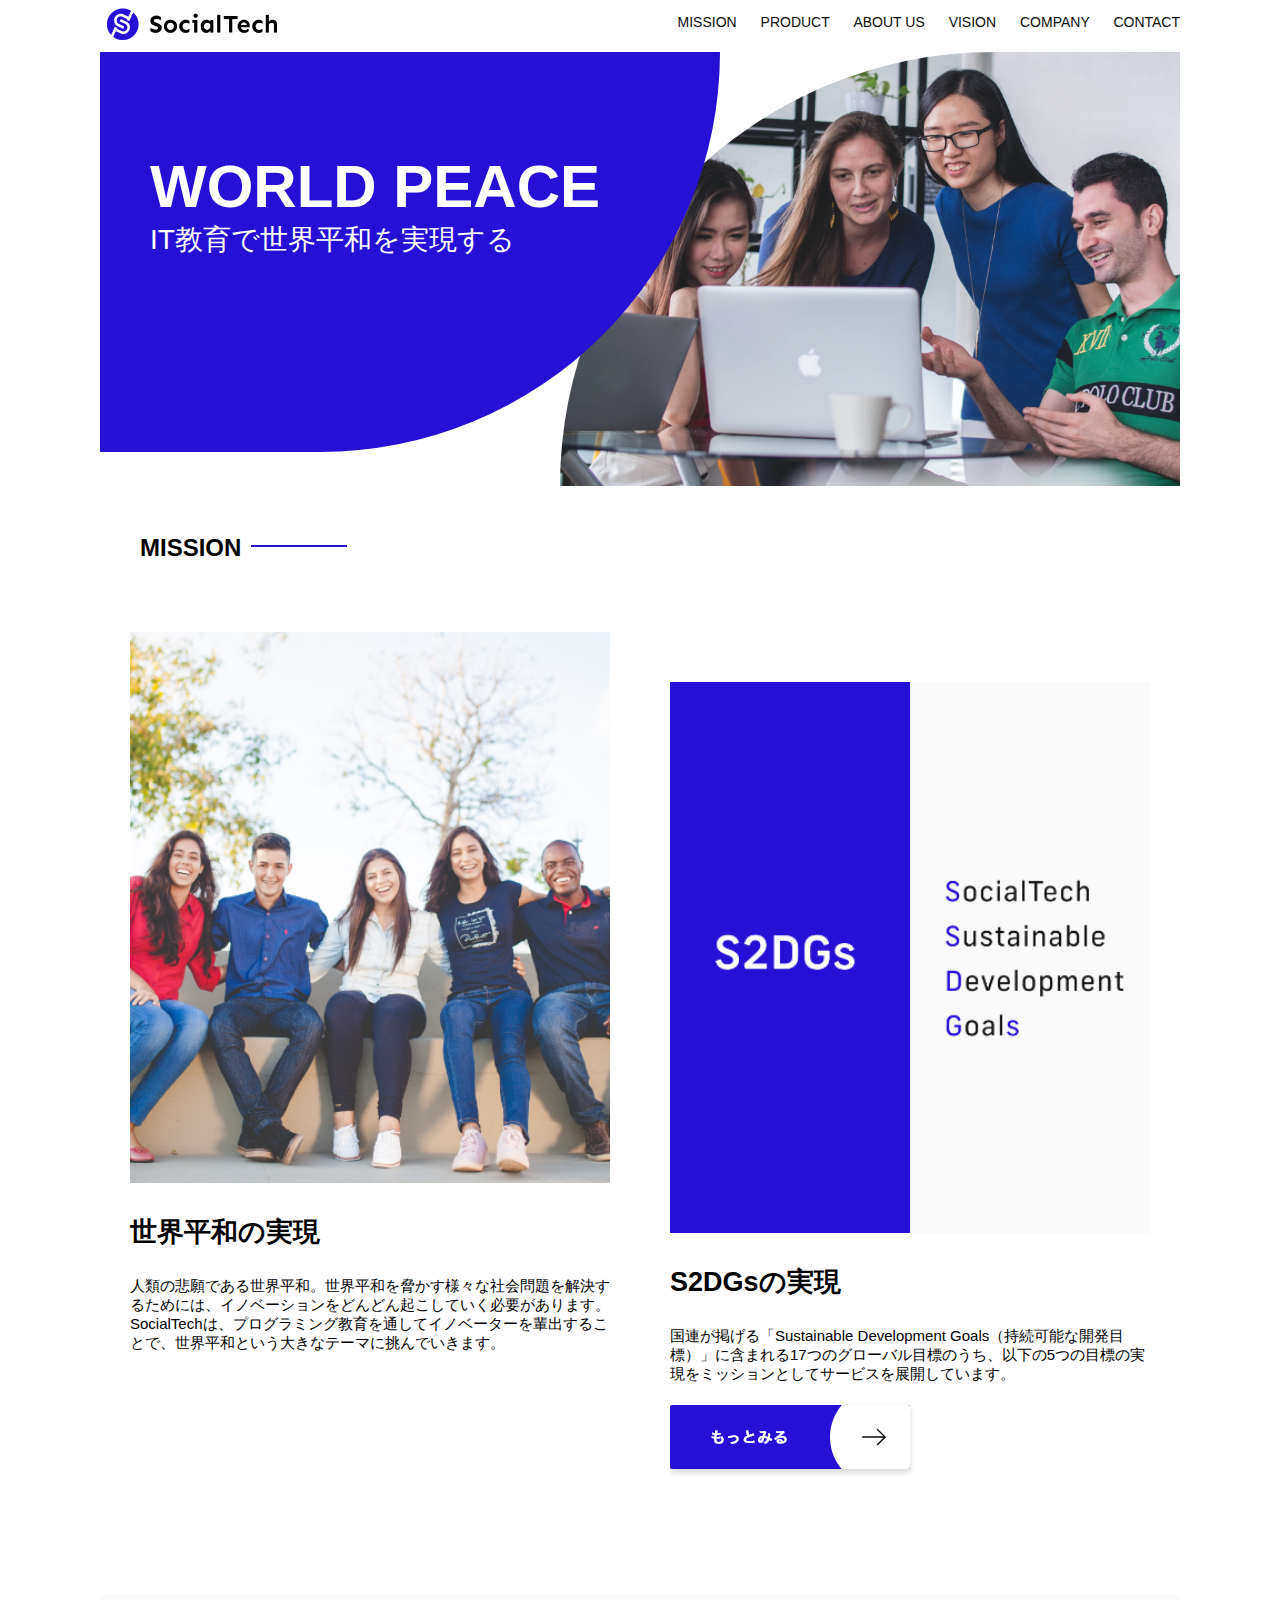
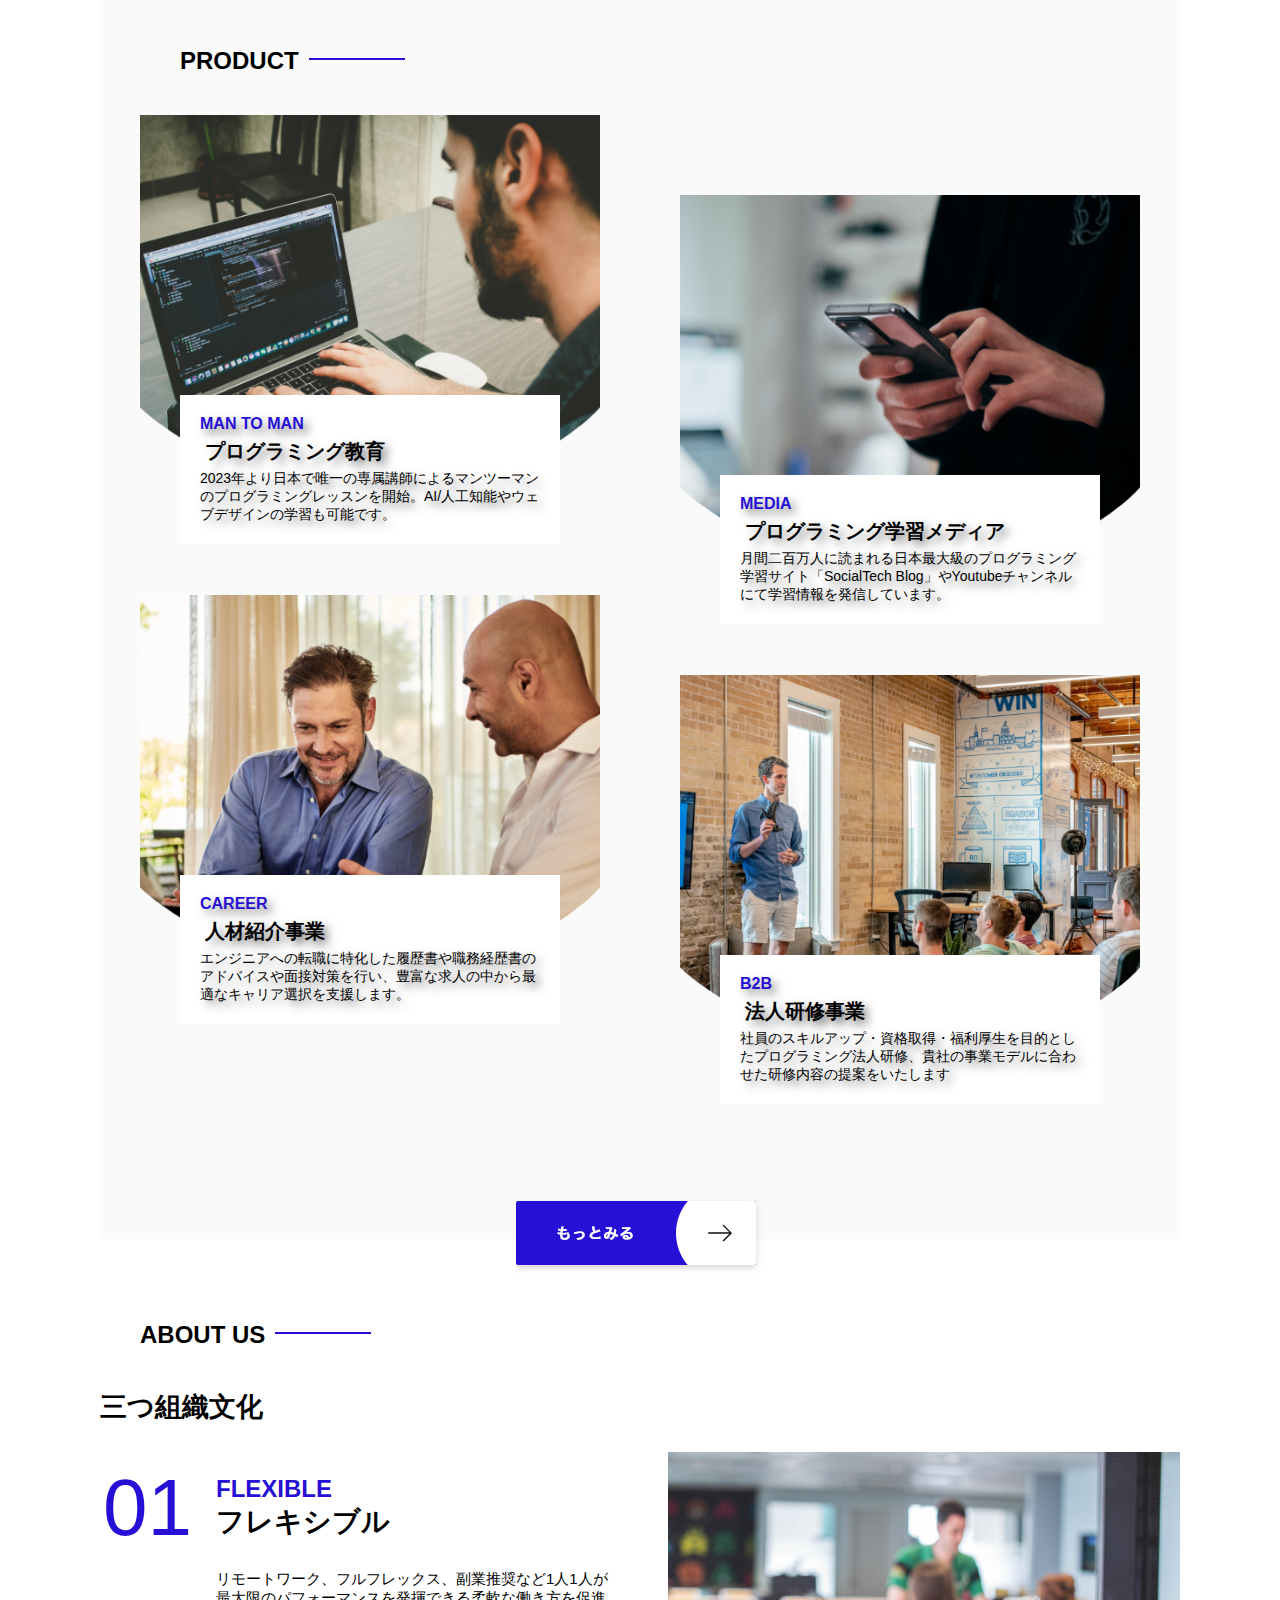
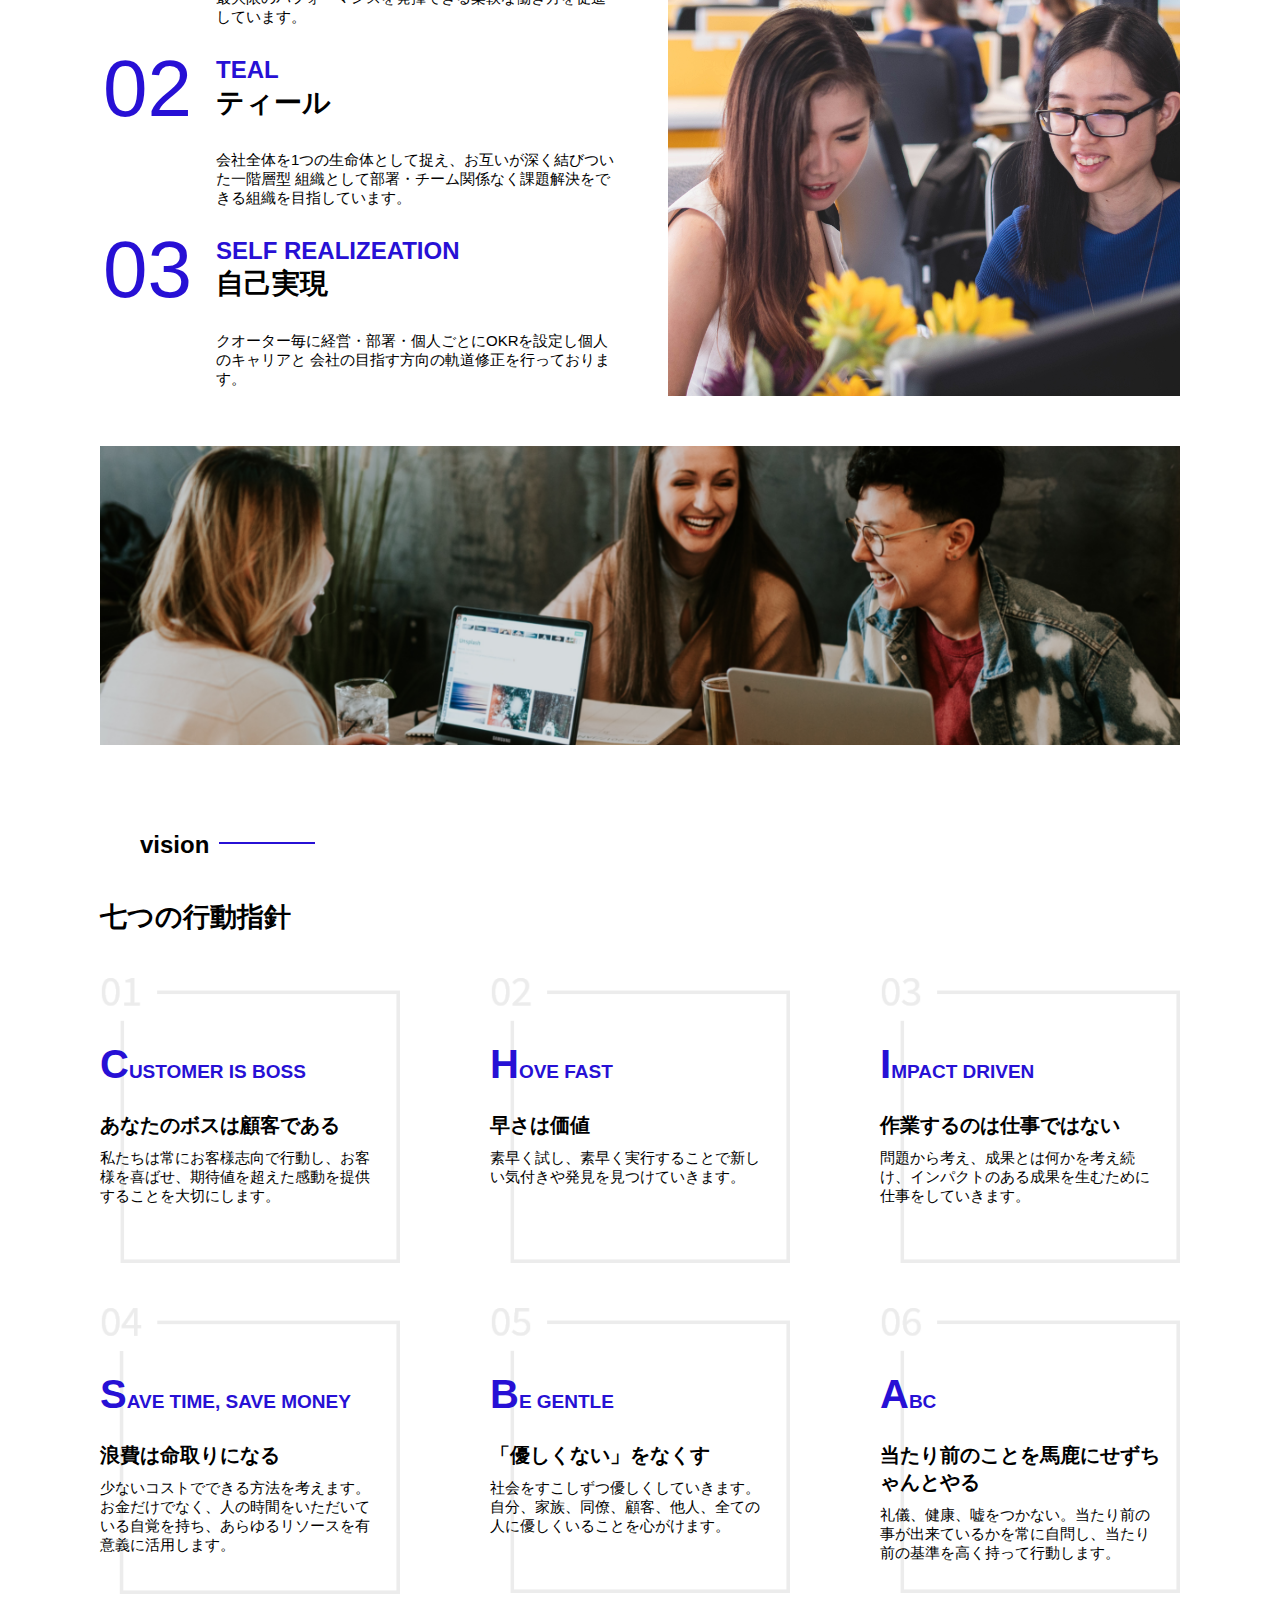
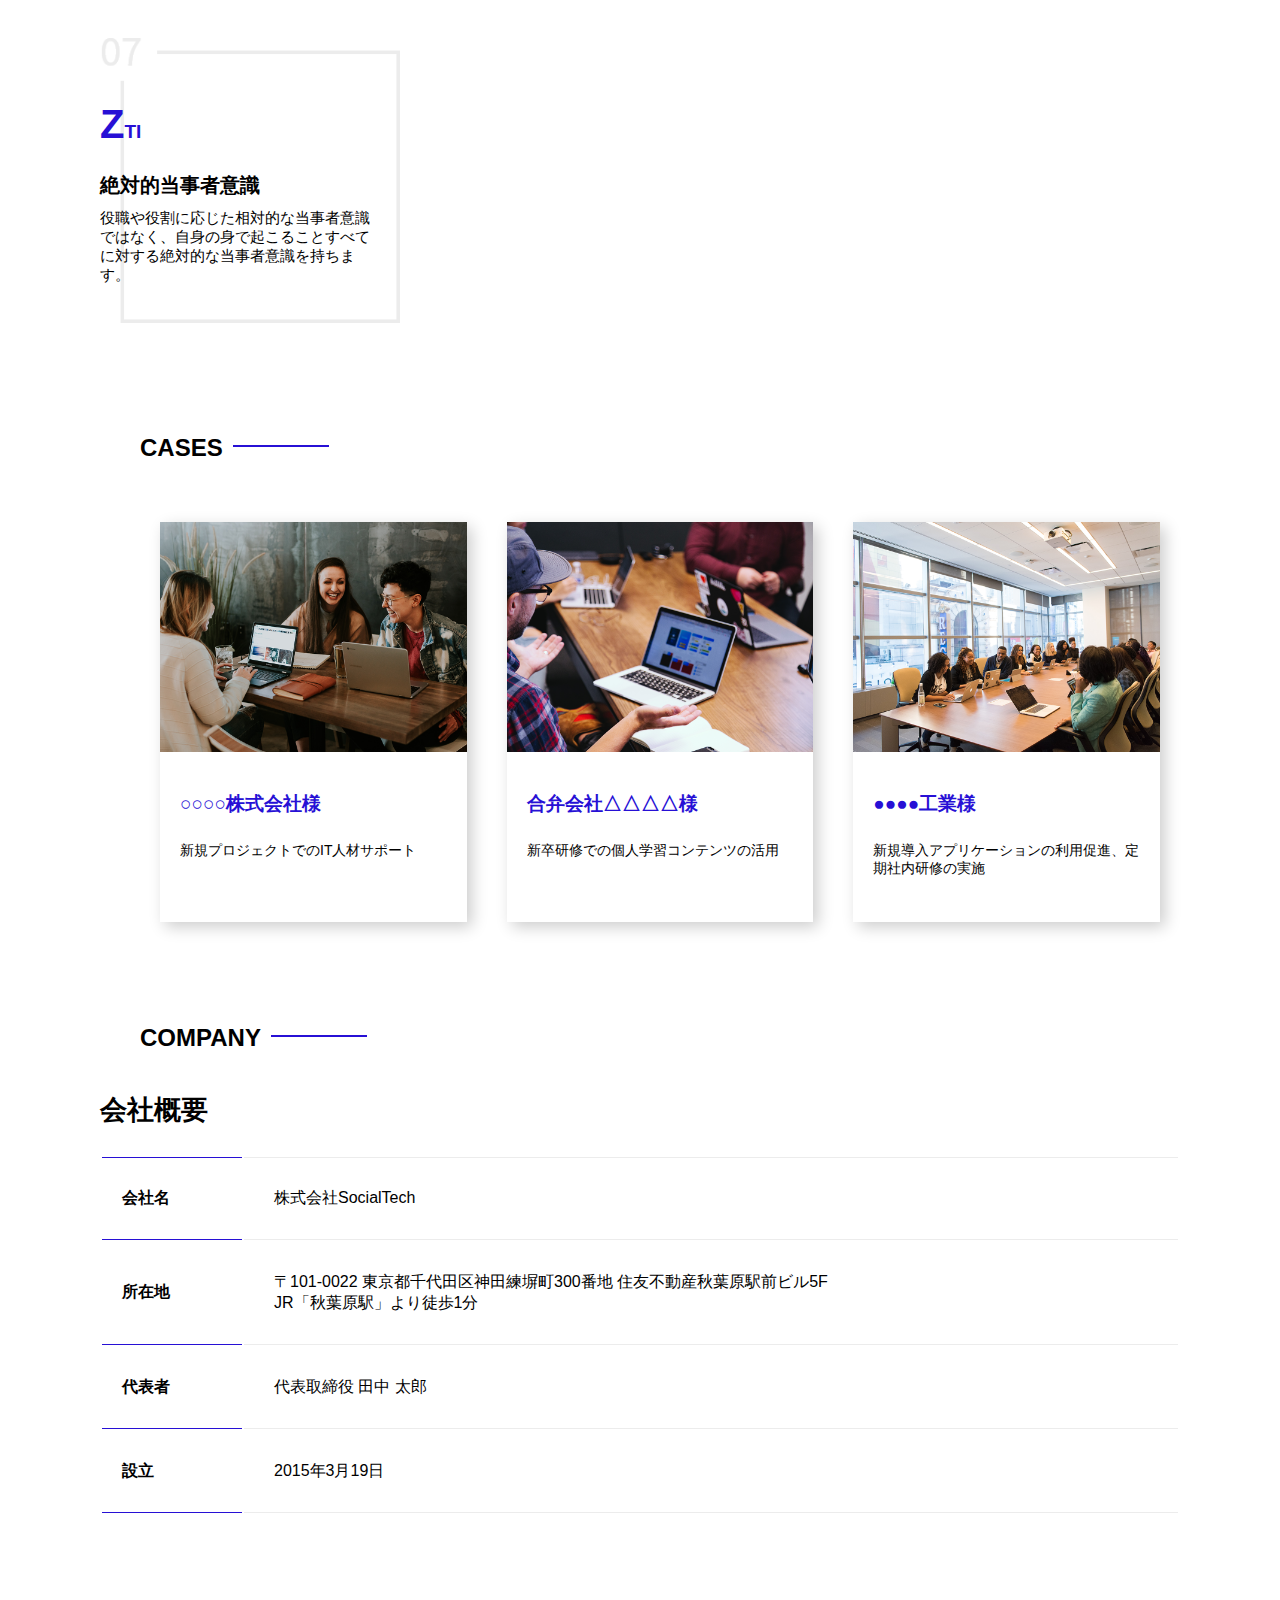
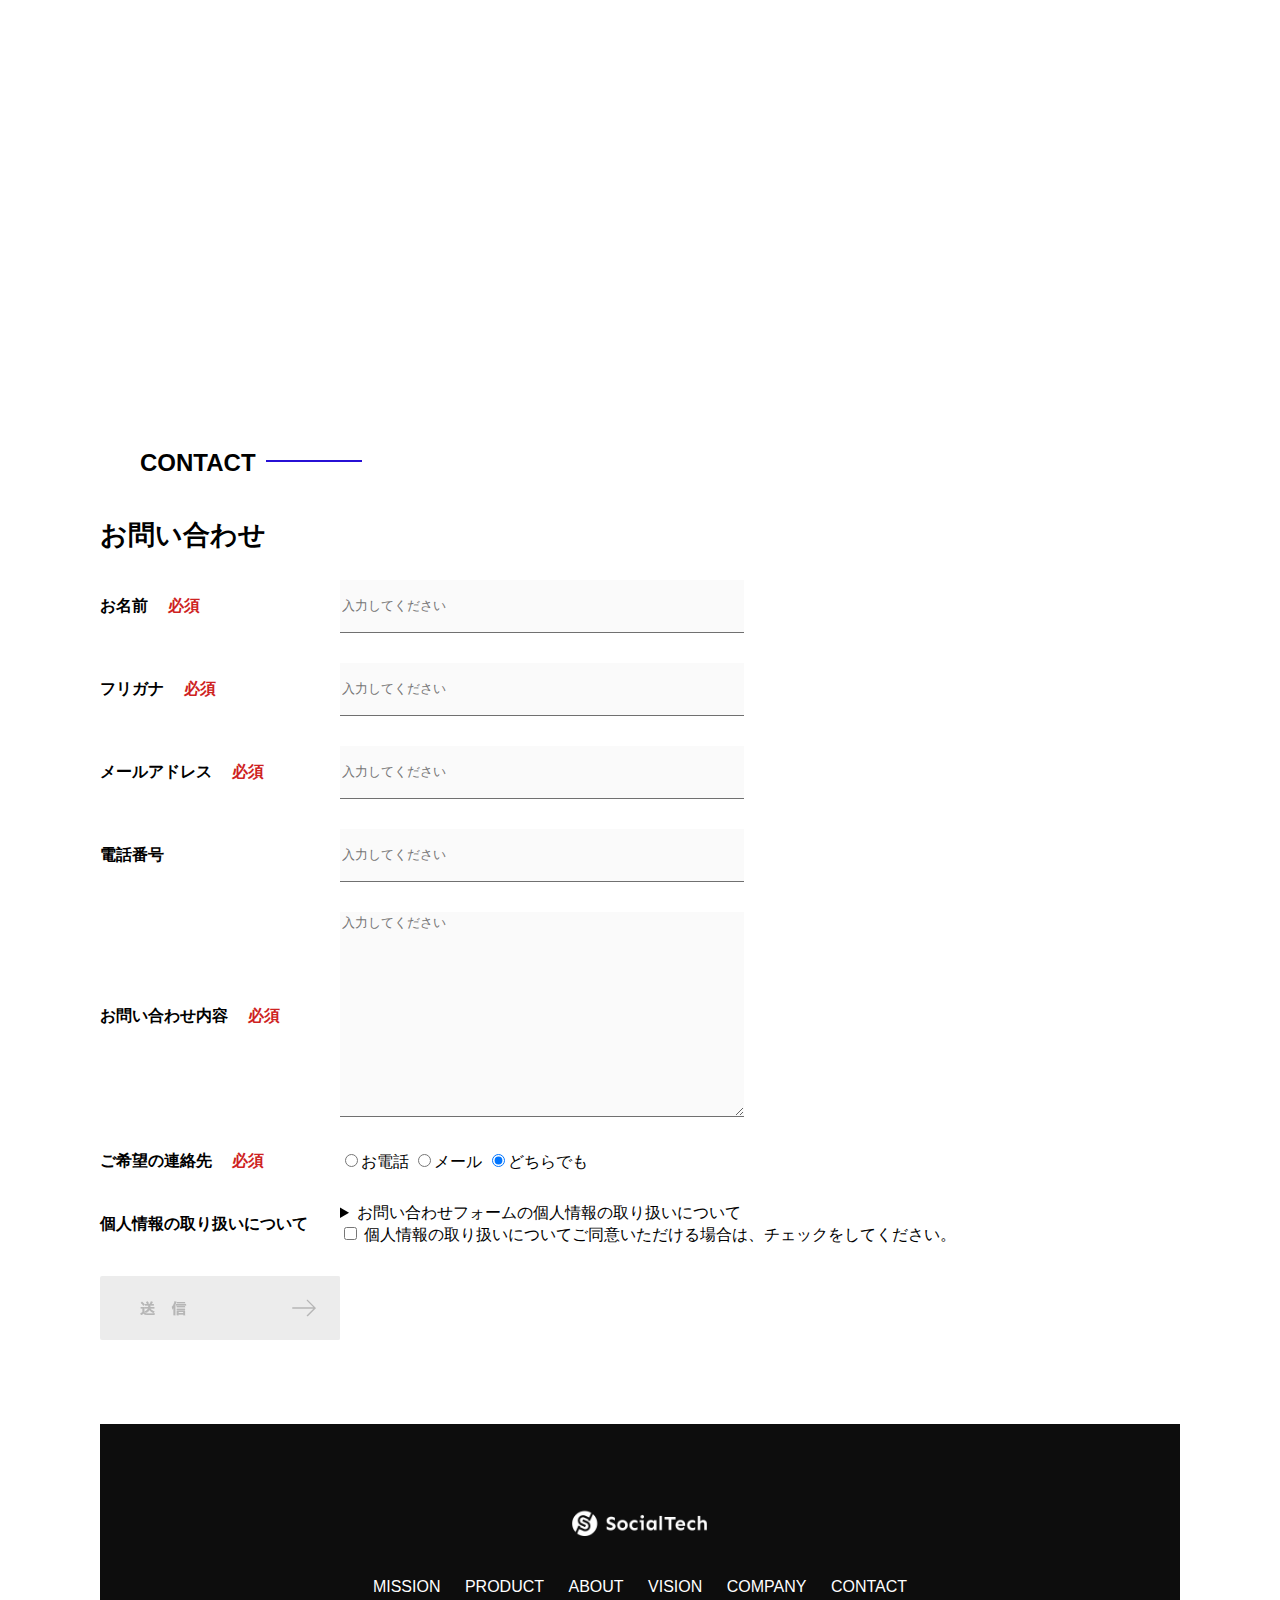
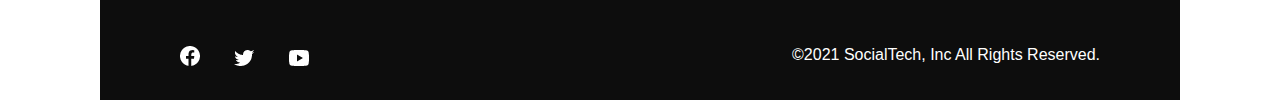
<file: index.html>
<!DOCTYPE html>
<html lang="ja">

<head>
    <title>SocialTech</title>
    <meta charset="UTF-8">
    <meta name="description" content="SocialTechはEdTech業界のリーディングカンパニーを目指します">
    <meta name="viewport" content="width=device-width, initial-scale=1.0">
    <link rel="stylesheet" href="style.css">
</head>

<body>
    <header>
        <a href="index.html" id="logo"><img src="images/logo.png" alt="トップページに戻る"></a>

        <nav id="nav-pc">
            <a href="mission.html">MISSION</a>
            <a href="product.html">PRODUCT</a>
            <a href="index.html#aboutus">ABOUT US</a>
            <a href="index.html#vision">VISION</a>
            <a href="index.html#company">COMPANY</a>
            <a href="index.html#contact">CONTACT</a>
        </nav>
        <!--スマホ用メニュー-->
        <img id="menu-sp" src="images/button-menu.png" alt="ナビゲーションを開く"
            onclick="document.getElementById('nav-sp').style.display = 'block'">
        <nav id="nav-sp">
            <img id="close" src="images/button-close.png" alt="ナビゲーションを閉じる"
                onclick="document.getElementById('nav-sp').style.display = 'none'">
            <a id="logo-sp" href="index.html" onclick="document.getElementById('nav-sp').style.display = 'none'"><img
                    src="images/logo-sp.png" alt="トップページに戻る"></a>
            <a class="menu" href="mission.html"
                onclick="document.getElementById('nav-sp').style.display = 'none'">MISSION</a>
            <a class="menu" href="product.html"
                onclick="document.getElementById('nav-sp').style.display = 'none'">PRODUCT</a>
            <a class="menu" href="index.html#aboutus"
                onclick="document.getElementById('nav-sp').style.display = 'none'">ABOUT US</a>
            <a class="menu" href="index.html#vision"
                onclick="document.getElementById('nav-sp').style.display = 'none'">VISION</a>
            <a class="menu" href="index.html#company"
                onclick="document.getElementById('nav-sp').style.display = 'none'">COMPANY</a>
            <a class="menu" href="index.html#contact"
                onclick="document.getElementById('nav-sp').style.display = 'none'">CONTACT</a>
            <div id="sns">
                <a href="https://www.facebook.com/sejuku2013"><img src="images/button-facebook.png"
                        alt="Facebookのリンク"></a>
                <a href="https://twitter.com/samuraijuku"><img src="images/button-twitter.png" alt="Twitterのリンク"></a>
                <a href="https://www.youtube.com/channel/UCCFOQO5aDK0xXam4cUQXT8g"><img src="images/button-youtube.png"
                        alt="youtubeのリンク"></a>
            </div>
        </nav>

    </header>
    <main>
        <article>
            <section id="main-visual">
                <div id="main-message">
                    <h1>WORLD PEACE</h1>
                    <p>IT教育で世界平和を実現する</p>
                </div>
                <img src="images/index/index-main.png" alt="PCの周りに集まる多国籍の仲間たち">
            </section>
            <section id="mission">
                <h2 class="index-h2">MISSION</h2>
                <div id="mission-flex">
                    <div><!--左側コンテンツ-->
                        <img id="mission-photo" src="images/index/index-mission.png" alt="屋外のベンチで写真を撮影するが多国籍の仲間たち">
                        <h3>世界平和の実現</h3>
                        <p>
                            人類の悲願である世界平和。世界平和を脅かす様々な社会問題を解決するためには、イノベーションをどんどん起こしていく必要があります。SocialTechは、プログラミング教育を通してイノベーターを輩出することで、世界平和という大きなテーマに挑んでいきます。
                        </p>
                    </div>
                    <div><!--右側コンテンツ-->
                        <img id="s2dgs" src="images/index/s2dgs.png" alt="S2DGs">
                        <h3>S2DGsの実現</h3>
                        <p>国連が掲げる「Sustainable Development
                            Goals（持続可能な開発目標）」に含まれる17つのグローバル目標のうち、以下の5つの目標の実現をミッションとしてサービスを展開しています。</p>
                        <a href="mission.html">
                            <img src="images/button-more.png" alt="もっと見る">
                        </a>
                    </div>
                </div>
            </section>
            <section id="product">
                <h2 class="index-h2">PRODUCT</h2>
                <div>
                    <div id="product-left">
                        <div>
                            <img class="product-photo" src="images/index/index-mantoman.png" alt="PCでコードを書く男性">
                            <div class="product-explain">
                                <span>MAN TO MAN</span>
                                <h3>プログラミング教育</h3>
                                <p>2023年より日本で唯一の専属講師によるマンツーマンのプログラミングレッスンを開始。AI/人工知能やウェブデザインの学習も可能です。</p>
                            </div>
                        </div>
                        <div>
                            <img class="product-photo" src="images/index/index-career.png" alt="英語で話し合う二人の男性">
                            <div class="product-explain">
                                <span>CAREER</span>
                                <H3>人材紹介事業</H3>
                                <p>エンジニアへの転職に特化した履歴書や職務経歴書のアドバイスや面接対策を行い、豊富な求人の中から最適なキャリア選択を支援します。</p>
                            </div>
                        </div>
                    </div>
                    <div id="product-right">
                        <div>
                            <img class="product-photo" src="images/index/index-media.png" alt="スマートフォンを操作する人">
                            <div class="product-explain">
                                <span>MEDIA</span>
                                <h3>プログラミング学習メディア</h3>
                                <p>月間二百万人に読まれる日本最大級のプログラミング学習サイト「SocialTech Blog」やYoutubeチャンネルにて学習情報を発信しています。</p>
                            </div>
                        </div>
                        <div>
                            <img class="product-photo" src="images/index/index-b2b.png" alt="抗議中の男性とそれを聞く人々">
                            <div class="product-explain">
                                <span>B2B</span>
                                <h3>法人研修事業</h3>
                                <p>社員のスキルアップ・資格取得・福利厚生を目的としたプログラミング法人研修、貴社の事業モデルに合わせた研修内容の提案をいたします</p>
                            </div>
                        </div>
                    </div>
                </div>
                <div>
                    <a id="product-more" href="product.html">
                        <img src="images/button-more.png" alt="もっと見る">
                    </a>
                </div>
            </section>
            <section id="aboutus">
                <h2 class="index-h2">ABOUT US</h2>
                <h3>三つ組織文化</h3>
                <div>
                    <table class="culture-table">
                        <tr>
                            <td><span class="culture-num">01</span></td>
                            <td>
                                <span class="culture-en">FLEXIBLE</span>
                                <span class="culture-jp">フレキシブル</span>
                            </td>
                        </tr>
                        <tr>
                            <td></td>
                            <td>
                                <p class="culture-description">
                                    リモートワーク、フルフレックス、副業推奨など1人1人が最大限のパフォーマンスを発揮できる柔軟な働き方を促進しています。
                                </p>
                            </td>
                        </tr>
                        <tr>
                            <td><span class="culture-num">02</span></td>
                            <td>
                                <span class="culture-en">TEAL</span>
                                <span class="culture-jp">ティール</span>
                            </td>
                        </tr>
                        <tr>
                            <td></td>
                            <td>
                                <p class="culture-description">
                                    会社全体を1つの生命体として捉え、お互いが深く結びついた一階層型
                                    組織として部署・チーム関係なく課題解決をできる組織を目指しています。
                                </p>
                            </td>
                        </tr>
                        <tr>
                            <td>
                                <span class="culture-num">03</span>
                            </td>
                            <td>
                                <span class="culture-en">SELF REALIZEATION</span>
                                <span class="culture-jp">自己実現</span>
                            </td>
                        </tr>
                        <tr>
                            <td></td>
                            <td>
                                <p class="culture-description">
                                    クオーター毎に経営・部署・個人ごとにOKRを設定し個人のキャリアと
                                    会社の目指す方向の軌道修正を行っております。
                                </p>
                            </td>
                        </tr>
                    </table>
                    <img class="culture-img" src="images/index/index-aboutus1.png" alt="笑顔で話し合う二人の女性">
                </div>
                <img class="culture-img2" src="images/index/index-aboutus2.png" alt="笑顔で話し合う三人の男女">
            </section>
            <section id="vision">
                <h2 class="index-h2">vision</h2>
                <h3>七つの行動指針</h3>
                <div>
                    <div class="vision-box">
                        <img src="images/index/vision-01.png" alt="01">
                        <span>
                            <h4>CUSTOMER IS BOSS</h4>
                            <h5>あなたのボスは顧客である</h5>
                            <p>私たちは常にお客様志向で行動し、お客様を喜ばせ、期待値を超えた感動を提供することを大切にします。</p>
                        </span>
                    </div>
                    <div class="vision-box">
                        <img src="images/index/vision-02.png" alt="02">
                        <span>
                            <h4>HOVE FAST</h4>
                            <h5>早さは価値</h5>
                            <p>素早く試し、素早く実行することで新しい気付きや発見を見つけていきます。</p>
                        </span>
                    </div>
                    <div class="vision-box">
                        <img src="images/index/vision-03.png" alt="03">
                        <span>
                            <h4>IMPACT DRIVEN</h4>
                            <h5>作業するのは仕事ではない</h5>
                            <p>問題から考え、成果とは何かを考え続け、インパクトのある成果を生むために仕事をしていきます。</p>
                        </span>
                    </div>
                    <div class="vision-box">
                        <img src="images/index/vision-04.png" alt="04">
                        <span>
                            <h4>SAVE TIME, SAVE MONEY</h4>
                            <h5>浪費は命取りになる</h5>
                            <p>少ないコストでできる方法を考えます。お金だけでなく、人の時間をいただいている自覚を持ち、あらゆるリソースを有意義に活用します。</p>
                        </span>
                    </div>
                    <div class="vision-box">
                        <img src="images/index/vision-05.png" alt="05">
                        <span>
                            <h4>BE GENTLE</h4>
                            <h5>「優しくない」をなくす</h5>
                            <p>社会をすこしずつ優しくしていきます。自分、家族、同僚、顧客、他人、全ての人に優しくいることを心がけます。</p>
                        </span>
                    </div>
                    <div class="vision-box">
                        <img src="images/index/vision-06.png" alt="06">
                        <span>
                            <h4>ABC</h4>
                            <h5>当たり前のことを馬鹿にせずちゃんとやる</h5>
                            <p>礼儀、健康、嘘をつかない。当たり前の事が出来ているかを常に自問し、当たり前の基準を高く持って行動します。</p>
                        </span>
                    </div>
                    <div class="vision-box">
                        <img src="images/index/vision-07.png" alt="07">
                        <span>
                            <h4>ZTI</h4>
                            <h5>絶対的当事者意識</h5>
                            <p>役職や役割に応じた相対的な当事者意識ではなく、自身の身で起こることすべてに対する絶対的な当事者意識を持ちます。</p>
                        </span>
                    </div>
                </div>
            </section>
            <section id="cases">
                <h2 class="index-h2">CASES</h2>
                <ul>
                    <li class="case-card">
                        <img class="case-img" src="images/index/case-1.png" alt="仲良く語り合う三人">
                        <div class="case-info">
                            <h4 class="case-name">○○○○株式会社様</h4>
                            <p class="case-content">新規プロジェクトでのIT人材サポート</p>
                        </div>
                    </li>
                    <li class="case-card">
                        <img class="case-img" src="images/index/case-2.png" alt="PCでコンテンツを見る">
                        <div class="case-info">
                            <h4 class="case-name">合弁会社△△△△様</h4>
                            <p class="case-content">新卒研修での個人学習コンテンツの活用</p>
                        </div>
                    </li>
                    <li class="case-card">
                        <img class="case-img" src="images/index/case-3.png" alt="社内研修中の会議室">
                        <div class="case-info">
                            <h4 class="case-name">●●●●工業様</h4>
                            <p class="case-content">新規導入アプリケーションの利用促進、定期社内研修の実施</p>
                        </div>
                    </li>
                </ul>
            </section>
            <section id="company">
                <h2 class="index-h2">COMPANY</h2>
                <h3>会社概要</h3>
                <table id="company-table">
                    <tr>
                        <th class="tableheader-first">会社名</th>
                        <td class="cell-first">株式会社SocialTech</td>
                    </tr>
                    <tr>
                        <th class="tableheader">所在地</th>
                        <td class="cell">〒101-0022 東京都千代田区神田練塀町300番地 住友不動産秋葉原駅前ビル5F<br>JR「秋葉原駅」より徒歩1分</td>
                    </tr>
                    <tr>
                        <th class="tableheader">代表者</th>
                        <td class="cell">代表取締役 田中 太郎</td>
                    </tr>
                    <tr>
                        <th class="tableheader">設立</th>
                        <td class="cell">2015年3月19日</td>
                    </tr>
                </table>
                <iframe
                    src="https://www.google.com/maps/embed?pb=!1m18!1m12!1m3!1d3240.0686781123995!2d139.77207767622497!3d35.69992752894609!2m3!1f0!2f0!3f0!3m2!1i1024!2i768!4f13.1!3m3!1m2!1s0x60188fee13660e23%3A0x77137876edf742ac!2z5L2P5Y-L5LiN5YuV55Sj56eL6JGJ5Y6f6aeF5YmN44OT44Or!5e0!3m2!1sja!2sjp!4v1715262360045!5m2!1sja!2sjp"
                    width="600" height="450" style="border:0;" allowfullscreen="" loading="lazy"
                    referrerpolicy="no-referrer-when-downgrade"></iframe>
            </section>
            <section id="contact">
                <h2 class="index-h2">CONTACT</h2>
                <h3>お問い合わせ</h3>
                <form>
                    <div>
                        <div class="contact-heading">
                            <label class="contact-label">お名前<span class="contact-span">必須</span></label>
                        </div>
                        <div>
                            <input type="text" name="name" placeholder="入力してください" class="contact-textbox">
                        </div>
                    </div>
                    <div>
                        <div class="contact-heading">
                            <label class="contact-label">フリガナ<span class="contact-span">必須</span></label>
                        </div>
                        <div>
                            <input type="text" name="hurigana" placeholder="入力してください" class="contact-textbox">
                        </div>
                    </div>
                    <div>
                        <div class="contact-heading">
                            <label class="contact-label">メールアドレス<span class="contact-span">必須</span></label>
                        </div>
                        <div>
                            <input type="text" name="e-mail" placeholder="入力してください" class="contact-textbox">
                        </div>
                    </div>
                    <div>
                        <div class="contact-heading">
                            <label class="contact-label">電話番号</label>
                        </div>
                        <input type="text" name="tel" placeholder="入力してください" class="contact-textbox">
                    </div>
                    <div>
                        <div class="contact-heading">
                            <label class="contact-label">お問い合わせ内容<span class="contact-span">必須</span></label>
                        </div>
                        <div>
                            <textarea class="contact-textarea" placeholder="入力してください" name="message"></textarea>
                        </div>
                    </div>
                    <div>
                        <div class="contact-heading">
                            <label class="contact-label">ご希望の連絡先<span class="contact-span">必須</span></label>
                        </div>
                        <div>
                            <input class="radiobutton" type="radio" value="tel" name="contact"
                                checked><label>お電話</label>
                            <input class="radiobutton" type="radio" value="mail" name="contact"
                                checked><label>メール</label>
                            <input class="radiobutton" type="radio" value="both" name="contact"
                                checked><label>どちらでも</label>
                        </div>
                    </div>
                    <div>
                        <div class="contact-heading">
                            <label class="contact-label">個人情報の取り扱いについて</label>
                        </div>
                        <div>
                            <details>
                                <summary>お問い合わせフォームの個人情報の取り扱いについて</summary>
                                <div>
                                    <span>１．組織の名称又は氏名</span><br>
                                    株式会社SocialTech<br><br>
                                    <span>２．個人情報保護管理者（若しくはその代理人）の氏名又は職名、所属及び連絡先
                                        鈴木 一郎 コーポレート部</span><br>
                                    メールアドレス：samurai@example.com<br>
                                    TEL：03-1234-5678<br>
                                    <span>３．個人情報の利用目的</span><br>
                                    ・本サービス及び本サービスに関連する情報の提供又はそれらに関する連絡のため<br>
                                    ・ユーザーの本人確認のため<br>
                                    ・当社サービスのご案内のため<br>
                                    ・当社の商品等の広告または宣伝（電子メールによるものを含むものとします。）<br><br>
                                    <span>４．個人情報の取り扱い業務の委託</span><br>
                                    個人情報の取扱業務の全部または一部を外部に業務委託する場合があります。<br>
                                    その際、弊社は、個人情報を適切に保護できる管理体制を敷き実行していることを条件として<br>
                                    委託先を厳選したうえで、機密保持契約を委託先と締結し、お客様の個人情報を厳密に管理させます。<br><br>
                                    <span>５．個人情報の開示等の請求</span><br>
                                    お客様は、弊社に対してご自身の個人情報の開示等（利用目的の通知、開示、内容の訂正・追加・削除、利用の停止または消去、第三者への提供の停止）に関して、当社問合わせ窓口に申し出ることができます。<br>
                                    その際、弊社はお客様ご本人を確認させていただいたうえで、合理的な期間内に対応いたします。<br><br>
                                    なお、個人情報に関する弊社問合わせ先は、次の通りです。<br><br>
                                    株式会社SocialTech　個人情報問合せ窓口<br>
                                    〒101-0022 東京都千代田区神田練塀町300番地 住友不動産秋葉原駅前ビル5F<br>
                                    メールアドレス：samurai@example.com　TEL：03-1234-5678<br><br>
                                    <span>６．個人情報を提供されることの任意性について</span><br><br>
                                    お客様がご自身の個人情報を弊社に提供されるか否かは、お客様のご判断によりますが、もしご提供されない場合には、適切なサービスが提供できない場合がありますので予めご了承ください。
                                </div>
                            </details>
                            <input type="checkbox" name="agree">
                            <span><span>個人情報の取り扱いについてご同意いただける場合は、チェックをしてください。</span></span>
                        </div>
                    </div>
                    <input type="image" src="images/button-submit.png" alt="送信する">
                </form>
            </section>
            <footer>
                <div id="footer-logo">
                    <img src="images/logo-sp.png" alt="SocialTech">
                </div>
                <div id="footer-link">
                    <a href="mission.html">MISSION</a>
                    <a href="product.html">PRODUCT</a>
                    <a href="index.html#aboutus">ABOUT</a>
                    <a href="index.html#vision">VISION</a>
                    <a href="index.html#company">COMPANY</a>
                    <a href="index.html#contact">CONTACT</a>
                </div>
                <div id="sns-footer">
                    <a href="https://www.facebook.com/sejuku2013"><img src="images/button-facebook.png"
                            alt="facebookのリンク"></a>
                    <a href="https://twitter.com/samuraijuku"><img src="images/button-twitter.png"
                            alt="twitterのリンク"></a>
                    <a href="https://www.youtube.com/channel/UCCFOQO5aDK0xXam4cUQXT8g"><img
                            src="images/button-youtube.png" alt="youtubeのリンク"></a>
                    <span id="copyright">&copy;2021 SocialTech, Inc All Rights Reserved.</span>
                </div>
            </footer>
        </article>
    </main>
</body>

</html>
</file>
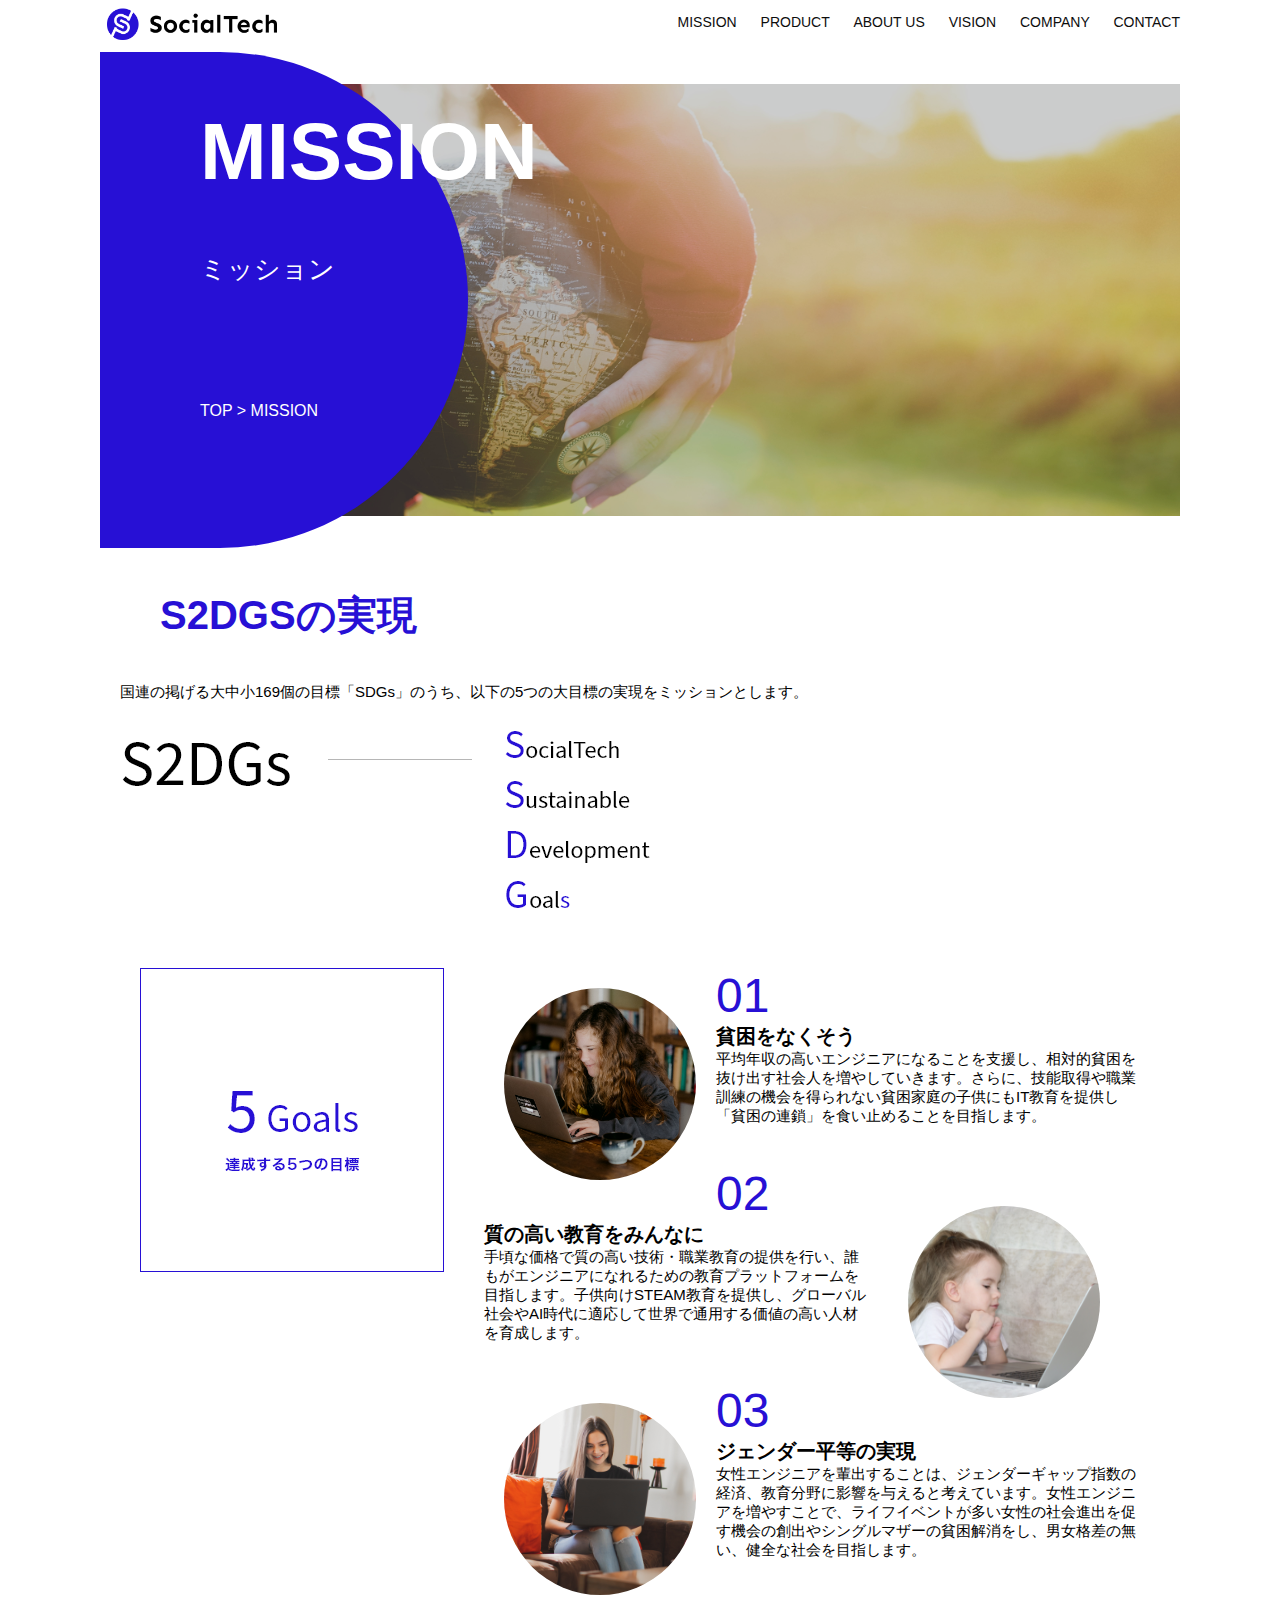
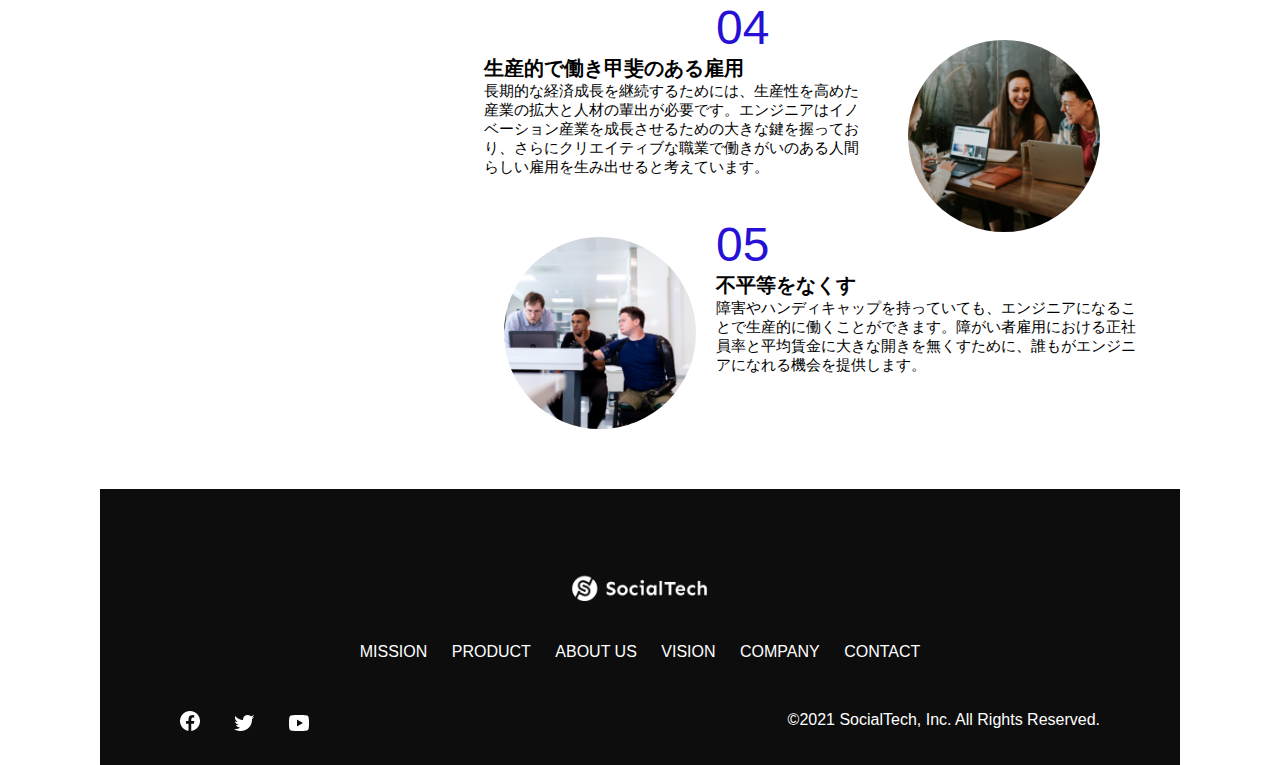
<file: mission.html>
<!DOCTYPE html>
<html lang="ja">

<head>
    <title>SocialTech - MISSION ミッション -</title>
    <meta charset="utf-8">
    <meta name="description" content="SocialTechが目指す5つの目標（S2DGs）を紹介します">
    <meta name="viewport" content="width=device-width, initial-scale=1.0">
    <link rel="stylesheet" href="style.css">
</head>

<body>
    <header>
        <!-- ロゴ -->
        <a href="index.html" id="logo"><img src="images/logo.png" alt="トップページに戻る"></a>

        <!-- PC用ナビゲーション -->
        <nav id="nav-pc">
            <a href="mission.html">MISSION</a>
            <a href="product.html">PRODUCT</a>
            <a href="index.html#aboutus">ABOUT US</a>
            <a href="index.html#vision">VISION</a>
            <a href="index.html#company">COMPANY</a>
            <a href="index.html#contact">CONTACT</a>
        </nav>

        <!-- スマホ用メニューボタン -->
        <img id="menu-sp" src="images/button-menu.png" alt="ナビゲーションを開く"
            onclick="document.getElementById('nav-sp').style.display = 'block'">

        <!-- スマホ用ナビゲーション -->
        <nav id="nav-sp">
            <img id="close" src="images/button-close.png" alt="ナビゲーションを閉じる"
                onclick="document.getElementById('nav-sp').style.display = 'none'">
            <a id="logo-sp" href="index.html" onclick="document.getElementById('nav-sp').style.display = 'none'"><img
                    src="images/logo-sp.png" alt="トップページに戻る"></a>
            <a class="menu" href="mission.html"
                onclick="document.getElementById('nav-sp').style.display = 'none'">MISSION</a>
            <a class="menu" href="product.html"
                onclick="document.getElementById('nav-sp').style.display = 'none'">PRODUCT</a>
            <a class="menu" href="index.html#aboutus"
                onclick="document.getElementById('nav-sp').style.display = 'none'">ABOUT
                US</a>
            <a class="menu" href="index.html#vision"
                onclick="document.getElementById('nav-sp').style.display = 'none'">VISION</a>
            <a class="menu" href="index.html#company"
                onclick="document.getElementById('nav-sp').style.display = 'none'">COMPANY</a>
            <a class="menu" href="index.html#contact"
                onclick="document.getElementById('nav-sp').style.display = 'none'">CONTACT</a>
            <div id="sns">
                <a href="https://www.facebook.com/sejuku2013"><img src="images/button-facebook.png"
                        alt="Facebookのリンク"></a>
                <a href="https://twitter.com/samuraijuku"><img src="images/button-twitter.png" alt="Twitterのリンク"></a>
                <a href="https://www.youtube.com/channel/UCCFOQO5aDK0xXam4cUQXT8g"><img src="images/button-youtube.png"
                        alt="YouTubeのリンク"></a>
            </div>
        </nav>
    </header>
    <main>
        <article>
            <section id="mission-main">
                <div id="mission-title">
                    <h1>MISSION</h1>
                    <span>ミッション</span>
                    <div>TOP > MISSION</div>
                </div>
            </section>
            <section id="mission-s2dgs">
                <h2 class="mission-h2">S2DGSの実現</h2>
                <p>国連の掲げる大中小169個の目標「SDGs」のうち、以下の5つの大目標の実現をミッションとします。</p>
                <img src="images/mission/mission-s2dgs.png" alt="S2DGS">
            </section>
            <section id="mission-5goals">
                <div>
                    <img id="s2dgs-image" src="images/mission/mission-5goals.png"> 
                </div>
                <div>
                    <div>
                        <img class="fivegoals-image-left" src="images/mission/mission-5goals01.png">
                        <span class="fivegolas-number">01</span>
                        <h3 class="fivegoals-h3">貧困をなくそう</h3>
                        <p class="fivegoals-p">
                            平均年収の高いエンジニアになることを支援し、相対的貧困を抜け出す社会人を増やしていきます。さらに、技能取得や職業訓練の機会を得られない貧困家庭の子供にもIT教育を提供し「貧困の連鎖」を食い止めることを目指します。
                        </p>
                    </div>
                    <div>
                        <img class="fivegoals-image-right" src="images/mission/mission-5goals02.png">
                        <span class="fivegolas-number">02</span>
                        <h3 class="fivegoals-h3">質の高い教育をみんなに</h3>
                        <p class="fivegoals-p">
                            手頃な価格で質の高い技術・職業教育の提供を行い、誰もがエンジニアになれるための教育プラットフォームを目指します。子供向けSTEAM教育を提供し、グローバル社会やAI時代に適応して世界で通用する価値の高い人材を育成します。
                        </p>
                    </div>
                    <div>
                        <img class="fivegoals-image-left" src="images/mission/mission-5goals03.png">
                        <span class="fivegolas-number">03</span>
                        <h3 class="fivegoals-h3">ジェンダー平等の実現</h3>
                        <p class="fivegoals-p">
                            女性エンジニアを輩出することは、ジェンダーギャップ指数の経済、教育分野に影響を与えると考えています。女性エンジニアを増やすことで、ライフイベントが多い女性の社会進出を促す機会の創出やシングルマザーの貧困解消をし、男女格差の無い、健全な社会を目指します。
                        </p>
                    </div>
                    <div>
                        <img class="fivegoals-image-right" src="images/mission/mission-5goals04.png">
                        <span class="fivegolas-number">04</span>
                        <h3 class="fivegoals-h3">生産的で働き甲斐のある雇用</h3>
                        <p class="fivegoals-p">
                            長期的な経済成長を継続するためには、生産性を高めた産業の拡大と人材の輩出が必要です。エンジニアはイノベーション産業を成長させるための大きな鍵を握っており、さらにクリエイティブな職業で働きがいのある人間らしい雇用を生み出せると考えています。
                        </p>
                    </div>
                    <div>
                        <img class="fivegoals-image-left" src="images/mission/mission-5goals05.png">
                        <span class="fivegolas-number">05</span>
                        <h3 class="fivegoals-h3">不平等をなくす</h3>
                        <p class="fivegoals-p">
                            障害やハンディキャップを持っていても、エンジニアになることで生産的に働くことができます。障がい者雇用における正社員率と平均賃金に大きな開きを無くすために、誰もがエンジニアになれる機会を提供します。
                        </p>
                    </div>
                </div>
            </section>
        </article>
        <footer>
            <div id="footer-logo">
                <img src="images/logo-sp.png" alt="SocialTech">
            </div>
            <div id="footer-link">
                <a href="mission.html">MISSION</a>
                <a href="product.html">PRODUCT</a>
                <a href="index.html#aboutus">ABOUT US</a>
                <a href="index.html#vision">VISION</a>
                <a href="index.html#company">COMPANY</a>
                <a href="index.html#contact">CONTACT</a>
            </div>
            <div id="sns-footer">
                <a href="https://www.facebook.com/sejuku2013"><img src="images/button-facebook.png"
                        alt="Facebookのリンク"></a>
                <a href="https://twitter.com/samuraijuku"><img src="images/button-twitter.png" alt="Twitterのリンク"></a>
                <a href="https://www.youtube.com/channel/UCCFOQO5aDK0xXam4cUQXT8g"><img src="images/button-youtube.png"
                        alt="YouTubeのリンク"></a>
                <span id="copyright">&copy;2021 SocialTech, Inc. All Rights Reserved. </span>
            </div>
        </footer>
    </main>
</body>

</html>
</file>
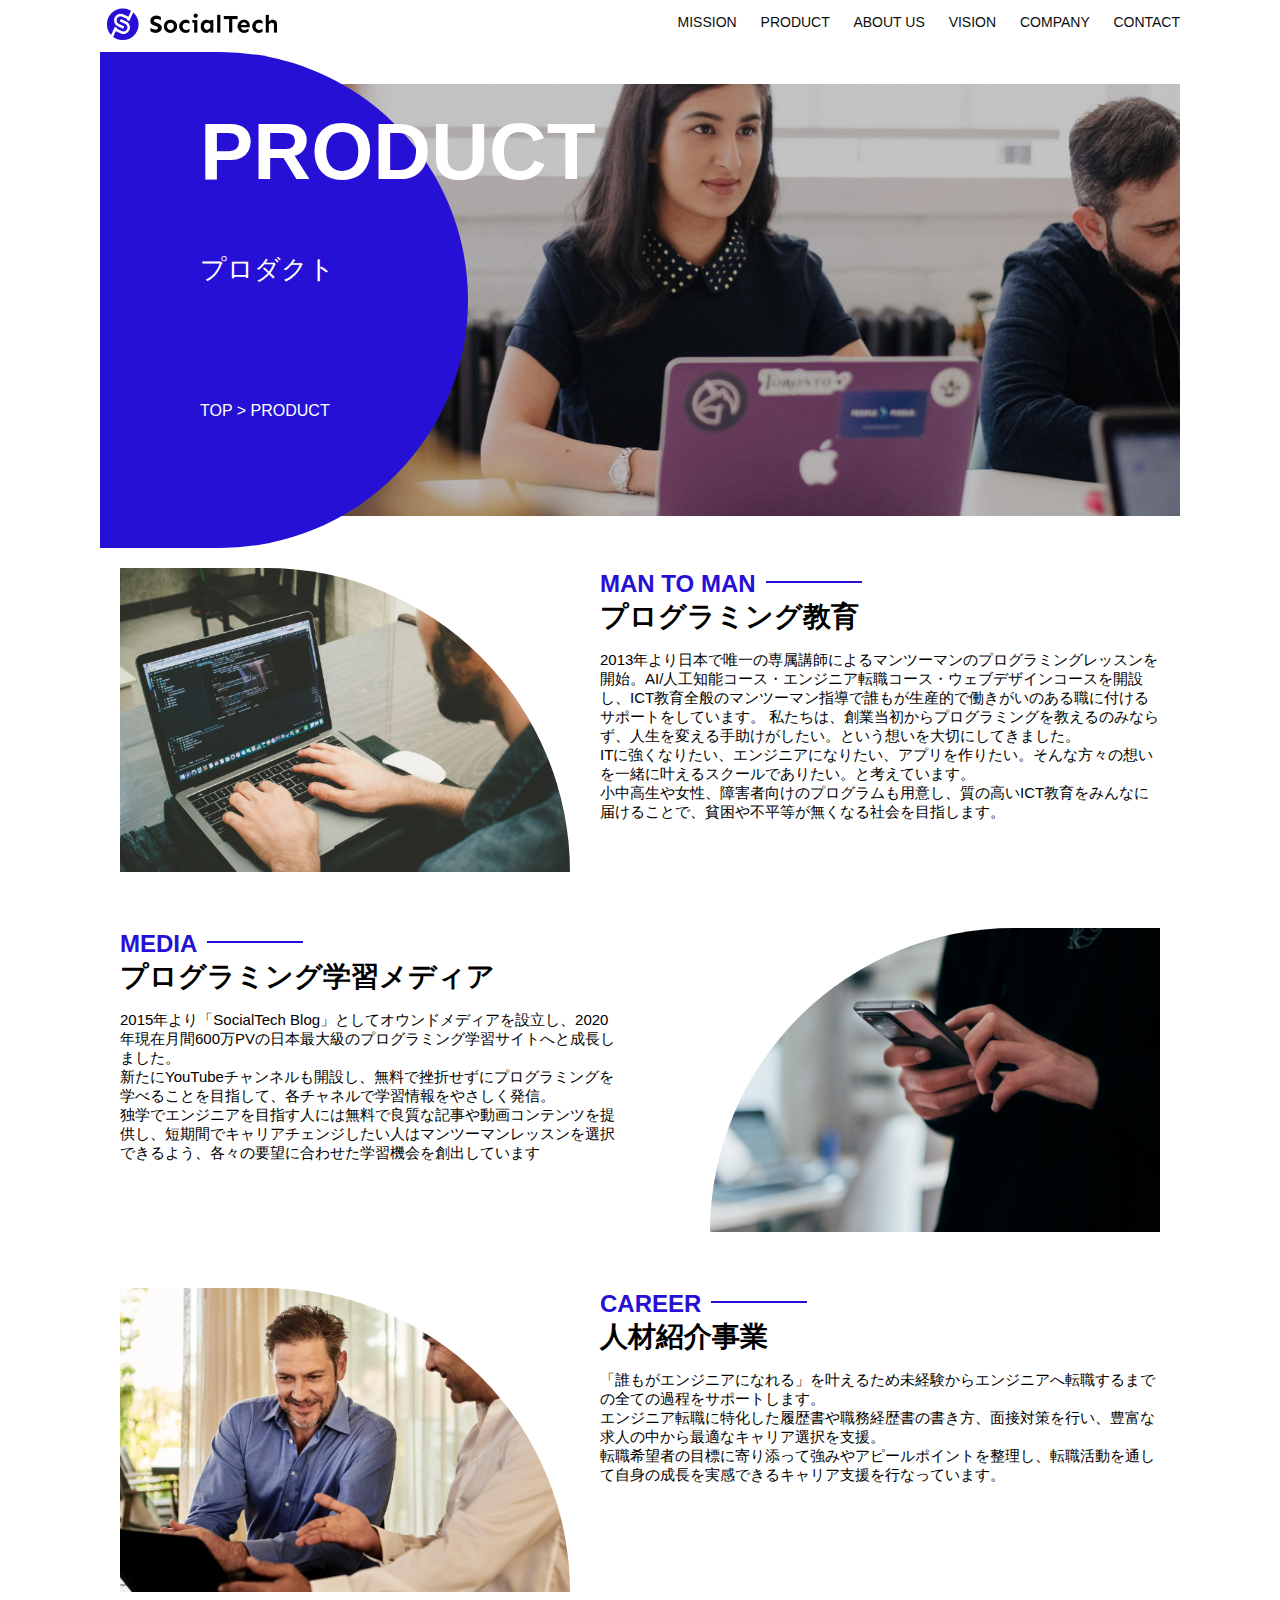
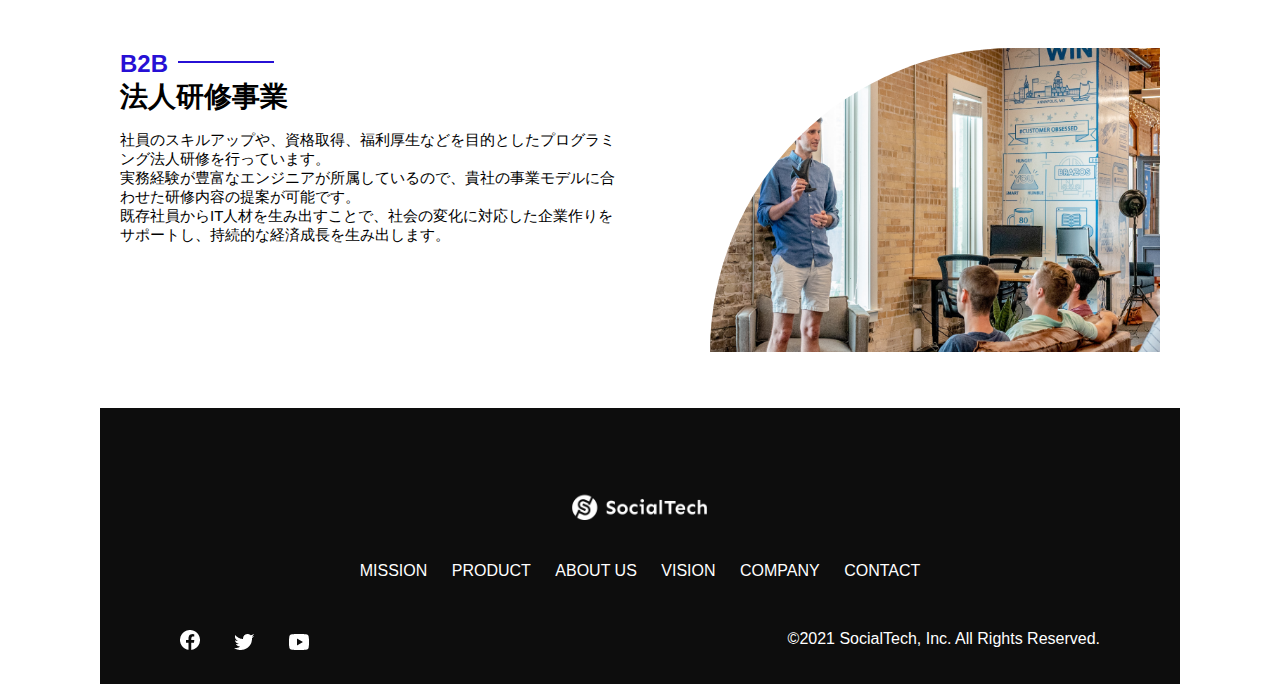
<file: product.html>
<!DOCTYPE html>
<html>
<head>
  <title>SocialTech -PRODUCT プロダクト-</title>
  <meta charset="UTF-8">
  <meta name="description" content="SocialTechの4つのプロダクトを紹介します">
  <meta name="viewport" content="width=device-width, initial-scale=1.0">
  <link rel="stylesheet" href="style.css">
</head>

<body>
  <!-- ヘッダー -->
  <header>
    <!-- ロゴ -->
    <a href="index.html" id="logo"><img src="images/logo.png" alt="トップページに戻る"></a>

    <!-- PC用ナビゲーション -->
    <nav id="nav-pc">
      <a href="mission.html">MISSION</a>
      <a href="product.html">PRODUCT</a>
      <a href="index.html#aboutus">ABOUT US</a>
      <a href="index.html#vision">VISION</a>
      <a href="index.html#company">COMPANY</a>
      <a href="index.html#contact">CONTACT</a>
    </nav>

    <!-- スマホ用メニューボタン -->
    <img id="menu-sp" src="images/button-menu.png" alt="ナビゲーションを開く" onclick="document.getElementById('nav-sp').style.display = 'block'">

    <!-- スマホ用ナビゲーション -->
    <nav id="nav-sp">
      <img id="close" src="images/button-close.png" alt="ナビゲーションを閉じる" onclick="document.getElementById('nav-sp').style.display = 'none'">
      <a id="logo-sp" href="index.html" onclick="document.getElementById('nav-sp').style.display = 'none'"><img
          src="images/logo-sp.png" alt="トップページに戻る"></a>
      <a class="menu" href="mission.html" onclick="document.getElementById('nav-sp').style.display = 'none'">MISSION</a>
      <a class="menu" href="product.html" onclick="document.getElementById('nav-sp').style.display = 'none'">PRODUCT</a>
      <a class="menu" href="index.html#aboutus" onclick="document.getElementById('nav-sp').style.display = 'none'">ABOUT
        US</a>
      <a class="menu" href="index.html#vision"
        onclick="document.getElementById('nav-sp').style.display = 'none'">VISION</a>
      <a class="menu" href="index.html#company"
        onclick="document.getElementById('nav-sp').style.display = 'none'">COMPANY</a>
      <a class="menu" href="index.html#contact"
        onclick="document.getElementById('nav-sp').style.display = 'none'">CONTACT</a>
      <div id="sns">
        <a href="https://www.facebook.com/sejuku2013"><img src="images/button-facebook.png" alt="Facebookのリンク"></a>
        <a href="https://twitter.com/samuraijuku"><img src="images/button-twitter.png" alt="Twitterのリンク"></a>
        <a href="https://www.youtube.com/channel/UCCFOQO5aDK0xXam4cUQXT8g"><img src="images/button-youtube.png" alt="YouTubeのリンク"></a>
      </div>
    </nav>
  </header>
  <main>
    <article>
        <section id="product-main">
            <div id="product-title">
                <h1>PRODUCT</h1>
                <span>プロダクト</span>
                <div>TOP > PRODUCT</div>
            </div>
        </section>
        <section class="product-section1">
            <img src="images/product/product-mantoman.png" alt="PCでコードを書く男性">
            <div>
                <h2 class="product-h2">MAN TO MAN</h2>
                <h3 class="product-h3">プログラミング教育</h3>
                <p>
                    2013年より日本で唯一の専属講師によるマンツーマンのプログラミングレッスンを開始。AI/人工知能コース・エンジニア転職コース・ウェブデザインコースを開設し、ICT教育全般のマンツーマン指導で誰もが生産的で働きがいのある職に付けるサポートをしています。
                    私たちは、創業当初からプログラミングを教えるのみならず、人生を変える手助けがしたい。という想いを大切にしてきました。<br>ITに強くなりたい、エンジニアになりたい、アプリを作りたい。そんな方々の想いを一緒に叶えるスクールでありたい。と考えています。<br>小中高生や女性、障害者向けのプログラムも用意し、質の高いICT教育をみんなに届けることで、貧困や不平等が無くなる社会を目指します。
                </p>
            </div>
        </section>
        <section class="product-section2">
            <div>
                <h2 class="product-h2">MEDIA</h2>
                <h3 class="product-h3">プログラミング学習メディア</h3>
                <p>2015年より「SocialTech
                    Blog」としてオウンドメディアを設立し、2020年現在月間600万PVの日本最大級のプログラミング学習サイトへと成長しました。<br>新たにYouTubeチャンネルも開設し、無料で挫折せずにプログラミングを学べることを目指して、各チャネルで学習情報をやさしく発信。<br>独学でエンジニアを目指す人には無料で良質な記事や動画コンテンツを提供し、短期間でキャリアチェンジしたい人はマンツーマンレッスンを選択できるよう、各々の要望に合わせた学習機会を創出しています</p>
            </div>
            <img src="images/product/product-media.png" alt="スマートフォンを操作する人">
        </section>
        <section class="product-section1">
            <img src="images/product/product-career.png" alt="笑顔で話し合う二人の女性">
            <div>
                <h2 class="product-h2">CAREER</h2>
                <h3 class="product-h3">人材紹介事業</h3>
                <p>
                    「誰もがエンジニアになれる」を叶えるため未経験からエンジニアへ転職するまでの全ての過程をサポートします。<br>エンジニア転職に特化した履歴書や職務経歴書の書き方、面接対策を行い、豊富な求人の中から最適なキャリア選択を支援。<br>転職希望者の目標に寄り添って強みやアピールポイントを整理し、転職活動を通して自身の成長を実感できるキャリア支援を行なっています。<br>
                </p>
            </div>
        </section>
        <section class="product-section2">
            <div>
                <h2 class="product-h2">B2B</h2>
                <h3 class="product-h3">法人研修事業</h3>
                <p>
                    社員のスキルアップや、資格取得、福利厚生などを目的としたプログラミング法人研修を行っています。<br>実務経験が豊富なエンジニアが所属しているので、貴社の事業モデルに合わせた研修内容の提案が可能です。<br>既存社員からIT人材を生み出すことで、社会の変化に対応した企業作りをサポートし、持続的な経済成長を生み出します。
                </p>
            </div>
            <img src="images/product/product-b2b.png" alt="公演中の男性とそれを聞く人々">
        </section> 
    </article>
    <footer>
      <div id="footer-logo">
        <img src="images/logo-sp.png" alt="SocialTech">
      </div>
      <div id="footer-link">
        <a href="mission.html">MISSION</a>
        <a href="product.html">PRODUCT</a>
        <a href="index.html#aboutus">ABOUT US</a>
        <a href="index.html#vision">VISION</a>
        <a href="index.html#company">COMPANY</a>
        <a href="index.html#contact">CONTACT</a>
      </div>
      <div id="sns-footer">
        <a href="https://www.facebook.com/sejuku2013"><img src="images/button-facebook.png" alt="Facebookのリンク"></a>
        <a href="https://twitter.com/samuraijuku"><img src="images/button-twitter.png" alt="Twitterのリンク"></a>
        <a href="https://www.youtube.com/channel/UCCFOQO5aDK0xXam4cUQXT8g"><img src="images/button-youtube.png" alt="YouTubeのリンク"></a>
        <span id="copyright">&copy;2021 SocialTech, Inc. All Rights Reserved. </span>
      </div>
    </footer>
  </main>
</body>

</html>
</file>
<file: style.css>
body {
    font-family: "Source Sans Pro", "Hiragino Kaku Gohick ProN", Meiryo, Arial, sans-serif;
}

p {
    font-size: 15px;
}

/*pc用のスタイル*/
@media screen and (min-width: 768px) {

    #nav-sp, #menu-sp {
        display: none;
    }


    body {
        max-width: 1080px;
        min-width: 960px;
        margin: 0 auto;
    }

    header {
        display: flex;
        justify-content: space-between;
    }

    #nav-pc {
        font-size: 14px;
        padding-top: 14px;
    }

    #nav-pc a {
        text-decoration: none;
        margin-left: 20px;
    }

    #nav-pc a:link {
        color: #0d0d0d;
    }

    #nav-pc a:visited {
        color: #0d0d0d;
    }

    #nav-pc a:hover {
        color: #0d0d0d;
        text-decoration: underline;
    }

    #nav-pc a:active {
        color: #0d0d0d;
    }

    #main-visual {
        position: relative;
        height: 400px;
    }

    #main-message {
        position: absolute;
        top: 0;
        left: 0;
        background-color: #2710d5;
        color: #fff;
        border-radius: 0 0 476px 0;
        width: 100%;
        height: 100%;
        max-width: 620px;
        z-index: 11;
    }

    #main-message h1 {
        font-size: 60px;
        font-weight: bold;
        margin: 100px 0 0 50px;
    }

    #main-message p {
        font-size: 28px;
        margin: 0 0 0 50px;
    }

    #main-visual img {
        max-width: 620px;
        border-radius: 476px 0 0 0;
        position: absolute;
        top: 0;
        right: 0;
        z-index: 10;
    }

    h2 {
        margin: 40px;
    }

    h2::after {
        content: url(images/line.png);
        padding-left: 10px;
    }

    h3 {
        font-size: 27px;
    }

    #mission {
        margin: 80px auto;
        width: 100%;
    }

    #mission-flex {
        display: flex;
        width: 100%;
    }

    #mission-flex div {
        width: 50%;
        margin: 30px;
    }

    #mission-photo {
        width: 100%;
    }

    #s2dgs {
        margin-top: 50px;
        width: 100%;
    }

    #product {
        background-color: #fafafa;
        margin: 80px 0 80px 0;
        padding: 10px 40px 0px 40px;
    }

    #product>div {
        margin-top: 40px;
        display: flex;
    }

    #product-left {
        width: 50%;
        margin-right: 20px;
    }

    #product-right {
        margin-top: 80px;
        width: 50%;
        margin-left: 20px;
    }

    #product-left>div {
        margin-right: 20px;
        position: relative;
        height: 480px;
    }

    #product-right>div {
        margin-left: 20px;
        position: relative;
        height: 480px;
    }

    .product-photo {
        width: 100%;
    }

    .product-explain {
        background-color: #fff;
        position: absolute;
        left: 0;
        top: 280px;
        margin: 0 40px;
        padding: 20px;
        text-shadow: 5px 5px 10px rgba(0, 0, 0, 0.5);
    }

    .product-explain>span {
        color: #2710d5;
        font-weight: bold;
        font-size: 16px;
        margin: 0;
    }

    .product-explain>h3 {
        font-size: 20px;
        margin: 5px;
    }

    .product-explain>p {
        font-size: 14px;
        margin: 0%;
    }

    #product-more {
        margin: 0 auto -42px;
    }

    #aboutus {
        margin: 80px auto 80px auto;
    }

    #aboutus>div {
        display: flex;
    }

    .culture-img {
        width: 100%;
        align-self: flex-start;
    }

    .culture-img2 {
        margin-top: 50px;
        width: 100%;
    }

    .culture-table {
        margin-right: 50px;
    }

    .culture-num {
        font-size: 80px;
        color: #2710d5;
        margin-right: 20px;
    }

    .culture-en {
        color: #2710d5;
        font-weight: bold;
        font-size: 24px;
        display: block;
    }

    .culture-jp {
        font-size: 28px;
        font-weight: bold;
    }

    .culture-description {
        margin: 0;
    }

    #vision {
        margin: 80px auto;
    }

    #vision>div {
        width: 100%;
        display: flex;
        justify-content: space-between;
        flex-wrap: wrap;
    }

    .vision-box {
        width: 300px;
        height: 300px;
        margin-bottom: 30px;
        position: relative;
    }

    .vision-box>img {
        width: 100%;
        height: auto;
        position: absolute;
        top: 0%;
        left: 0%;
        z-index: 30;
    }

    .vision-box>span {
        position: absolute;
        top: 0%;
        left: 0%;
        z-index: 31;
        margin-right: 20px;
    }

    .vision-box>span>h4 {
        color: #2710d5;
        font-size: 19px;
        margin-top: 80px;
    }

    .vision-box>span>h4::first-letter {
        font-size: 40px;
    }

    .vision-box>span>h5 {
        font-size: 20px;
        margin: 0;
    }

    .vision-box>span>p {
        margin-top: 10px;
    }

    #company {
        margin: 80px auto;
    }

    #company-table {
        width: 100%;
    }

    .tableheader {
        text-align: left;
        padding: 20px;
        border-bottom: #2710d5 solid 1px;
        width: 100px;
    }

    .tableheader-first {
        border-top: #2710d5 solid 1px;
        text-align: left;
        padding: 20px;
        border-bottom: #2710d5 solid 1px;
        width: 100px;
    }

    .cell {
        padding: 30px;
        border-bottom: #ececec solid 1px;
    }

    .cell-first {
        border-top: #ececec solid 1px;
        padding: 30px;
        border-bottom: #ececec solid 1px;
    }

    iframe {
        width: 100%;
        height: 368px;
        margin: 40px;
    }

    #contact {
        margin: 80px auto;
    }

    #contact > form > div {
        display: flex;
        flex-direction: row;
        flex-wrap: wrap;
        padding-bottom: 30px;
    }

    .contact-heading {
        width: 240px;
        align-self: center;
    }

    .contact-label {
        font-weight: bold;
    }

    .contact-span {
        color: #ce2222;
        margin-left: 20px;
        font-weight: bold;
    }

    .contact-textarea {
        border: none;
        border-bottom: 1px #707070 solid;
        background-color: #fafafa;
        width: 400px;
        height: 200px;
    }

    .contact-textbox {
        border: none;
        border-bottom: 1px #707070 solid;
        background-color: #fafafa;
        width: 400px;
        height: 50px;
    }

    details {
        width: 700px;
    }

    details > div {
        background-color: #fafafa;
        padding: 20px;
    }

    details>div>span {
        font-weight: bold;
    }

    footer {
        background-color: #0d0d0d;
        text-align: center;
        padding: 80px 80px 30px 80px;
    }

    #footer-logo {
        margin-bottom: 30px;
    }

    #footer-link {
        margin-bottom: 50px;
    }

    #footer-link>a {
        text-decoration: none;
        margin: 10px;
    }

    #footer-link>a:link,
    #footer-link>a:visited,
    #footer-link>a:hover,
    #footer-link>a:active {
        color: #fff;
    }

    #footer-link>a:hover {
        text-decoration: underline;
    }

    #sns-footer {
        text-align: left;
        width: 100%;
    }

    #sns-footer>a {
        margin-right: 30px;
    }

    #copyright {
        color: #ffffff;
        float: right;
    }

    ul {
        display: flex;
    }

    li {
        width: 33%;
        margin: 20px;
        list-style: none;
    }

    .case-card {
        background-color: #fff;
        min-height: 400px;
        box-shadow: 5px 5px 15px rgba(0, 0, 0, 0.2);
    }

    .case-img {
        width: 100%;
    }

    .case-info {
        padding: 10px 20px;
    }

    .case-name {
        color: #2710d5;
        font-size: 19px;
    }

    .case-content {
        font-size: 14px;
    }

    #mission-main {
        height: 496px;
        width: 100%;
        background-image: url(images/mission/mission-main.png);
        background-repeat: no-repeat;
        background-position-y: center;
    }
    
    #mission-title {
        background-color: #2710d5;
        width: 368px;
        color: #fff;
        height: 496px;
        border-radius: 0 248px 248px 0;
        position: relative;
    }
    
    #mission-title > h1 {
        position: absolute;
        top: 0;
        left: 100px;
        font-size: 80px;
    }
    
    #mission-title > span {
        position: absolute;
        top: 200px;
        left: 100px;
        font-size: 26px;
    }
    
    #mission-title > div {
        position: absolute;
        top: 350px;
        left: 100px;
        font-size: 16px;
    }

    #mission-s2dgs {
        width: 100%;
        margin: 20px;
    }

    .mission-h2 {
        color: #2710d5;
        font-size: 40px;
    }

    .mission-h2::after {
        content: none;
    }

    #mission-5goals {
        margin: 20px;
        display: flex;
    }

    #mission-5goals > div {
        flex-grow: 1;
        padding: 20px;
    }

    #mission-5goals > div > div {
        margin-bottom: 40px;
    }

    .fivegoals-image-right {
        float: right;
        margin: 40px;
    }

    .fivegoals-image-left {
        float: left;
        margin: 20px;
    }

    .fivegolas-number {
        color: #2710d5;
        font-size: 48px;
        margin: 0;
    }

    .fivegoals-h3 {
        font-size: 20px;
        margin: 0;
    }

    .fivegoals-p {
        margin: 0;
    }

    #product-main {
        height: 496px;
        width: 100%;
        background-image: url(images/product/product-main.png);
        background-repeat: no-repeat;
        background-position-y: center;
    }

    #product-title {
        background-color: #2710d5;
        width: 368px;
        color: #fff;
        height: 496px;
        position: relative;
        border-radius: 0 248px 248px 0;
    }

    #product-title > h1 {
        position: absolute;
        top: 0;
        left: 100px;
        font-size: 80px;
    }

    #product-title > span {
        position: absolute;
        top: 200px;
        left: 100px;
        font-size: 26px;
    }

    #product-title > div {
        position: absolute;
        top: 350px;
        left: 100px;
        font-size: 16px;
    }

    .product-section1 {
        position: relative;
        margin: 20px;
        height: 340px;
    }

    .product-section1 > img {
        position: absolute;
        top: 0;
        left: 0;
        width: 450px;
        margin-right: 40px;
        margin-bottom: 30px;
        border-radius: 0 432px 0 0;
    }

    .product-section1 > div {
        position: absolute;
        top: 0%;
        left: 480px;
    }

    .product-section2 {
        position: relative;
        margin: 20px;
        height: 340px;
    }

    .product-section2 > img {
        position: absolute;
        top: 0;
        right: 0;
        width: 450px;
        margin-left: 40px;
        margin-bottom: 30px;
        border-radius: 432px 0 0 0;
    }

    .product-section2 > div {
        width: 500px;
        position: absolute;
        top: 0;
        left: 0;
    }

    .product-h2 {
        color: #2710d5;
        font-size: 24px;
        margin: 0;
    }

    .product-h3 {
        font-size: 28px;
        margin: 0;
    }


}

/*スマホ用のスタイル*/

@media screen and (max-width: 767px) {
    
body {
    min-width: 375px;
    margin: none;
}

#nav-pc {
    display: none;
}

#menu-sp {
    float: right;
    padding: 0;
}

#nav-sp {
    background-color: #2710d5;
    position: absolute;
    left: 0;
    top: 0;
    height: 100%;
    width: 100%;
    display: none;
    z-index: 100;
}

#close {
    position: absolute;
    top: 20px;
    right: 20px;
}

#logo-sp {
    margin: 80px 0 30px 20px;
}

#nav-sp > a {
    display: block;
}

#nav-sp > a:link , #nav-sp > a:visited , #nav-sp > a:hover , #nav-sp > a:active{
    color: #fff;
}

#nav-sp > a:hover {
    text-decoration: underline;
}

#nav-sp > .menu {
    text-decoration: none;
    display: block;
    margin: 0 20px;
    height: 44px;
    font-size: 16px;
    background-image: url(images/arrow.png);
    background-repeat: no-repeat;
    background-position: right-top;
}

#sns {
    position:absolute;
    bottom: 20px;
    left: 20px;
}

#sns > a {
    margin: 30px;
}

#main-visual {
    position: relative;
    height: 470px;
    width: 100%;
    overflow: hidden;
}

#main-visual > div {
    position: absolute;
    top: 0;
    left: 0;
    background-color: #2710d5;
    color: white;
    border-radius: 0 0 476px 0;
    text-align: center;
    height: 280px;
    width: 100%;
    z-index: 11;
}

#main-visual > div > h1 {
    font-size: 28px;
    margin: 90px 0 0 0;
}

#main-visual > div > p {
     margin: 0;
}

#main-visual > img {
    width: 100%;
    border-radius: 476px 0 0 0;
    z-index: 10;
    position: absolute;
    bottom: 0;
    right: 0;
}

h2::after {
    content: url(images/line.png);
    margin-left: 10px;
}

h3 {
    font-size: 24px;
    margin: 10px 0 0 0;
}

#mission {
    margin: 20px;
}

#mission-photo , #s2dgs{
    width: 100%;
}

#product {
    background-color: #fafafa;
    padding-top: 10px;
}

#product h2 {
    margin-left: 20px;
}

#product-left , #product-right {
    margin-right: 20px;
    margin-left: 20px;
}

#product-right > div , #product-left > div {
    position: relative;
    height: 540px;
}

.product-explain {
    background-color: #fff;
    position: absolute;
    left: 0;
    bottom: 50px;
    padding: 20px;
    box-shadow: 5px 5px 10px rgba(0,0,0,0.05);
}

.product-explain > span {
    color: #2710d5;
    font-weight: bold;
    font-size: 16px;
    margin: 0;
}

.product-explain > h3 {
    margin-top: 10px;
    margin-bottom: 10px;
}

.product-photo {
    width: 100%;
}

#product-more > img {
    margin:0 0 -42px 20px ;
}

#aboutus {
    margin: 80px 20px 80px 20px;
}

#aboutus > div {
    display: flex;
    flex-direction: column;
}


.culture-table {
    width: 100%;
    padding-right: 20px;
    order: 2;
}

.culture-img {
    width: 100%;
    order: 1;
}

.culture-img2 {
    width: 100%;
}

.culture-num {
    font-size: 80px;
    color: #2710d5;
}

.culture-en {
    color: #2710d5;
    font-weight: bold;
    font-size: 24px;
    display: block;
}

.culture-jp {
    display: block;
}

.culture-description {
    margin: 0;
}

#vision {
    margin: 80px 20px;
}

.vision-box {
    width: 300px;
    height: 300px;
    margin-bottom: 30px;
    position: relative;
}

.vision-box > img {
    width: 100%;
    height: auto;
    position: absolute;
    top: 0;
    left: 0;
    z-index: 30;
}

.vision-box > span {
    position: absolute;
    top: 0;
    left: 0%;
    z-index: 31;
    margin-right: 20px;
}

.vision-box > span > h4 {
    color: #2710d5;
    font-size: 19px;
    margin: 60px 0 0 0;
}

.vision-box > span > h5 {
    font-size: 20px;
    margin: 0;
}

.vision-box > span > p {
    margin: 10px;
}

#company {
    margin: 80px 20px;
}

#company > h3 {
    margin-bottom: 20px;
}

#company > table {
    width: 100%;
}

.tableheader-first {
    text-align: left;
    padding: 20px;
    border-bottom: #2710d5 solid 1px;
    border-top: #2710d5 solid 1px;
    width: 50px;
}

.tableheader {
    text-align: left;
    padding: 20px;
    border-bottom: #2710d5 solid 1px;
    width: 50px;
}

.cell {
    padding: 20px;
    border-bottom: #ececec 1px solid;
}

.cell-first {
    padding: 20px;
    border-bottom: #ececec 1px solid;
    border-top: #ececec 1px solid;
}

#company > iframe {
    width: 100%;
    height: 240px;
    margin-top: 40px;
}

#contact {
    margin: 80px 20px;
}

#contact > h3 {
    margin-bottom: 20px;
}

#contact > form > div {
    margin-bottom: 20px;
}

.contact-heading {
    margin: 20px;
}

.contact-label {
    font-weight: bold;
}

.contact-span {
    color: #ce2222;
    margin-left: 20px;
    font-weight: bold;
}

.contact-textbox {
    height: 56px;
    border: none;
    border-bottom: #707070 1px solid;
    min-width: 300px;
    width: 100%;
    background-color: #fafafa;
}

.contact-textarea {
    height: 150px;
    border-top: none;
    border-left: none;
    border-right: none;
    background-color: #fafafa;
    width: 100%;
}

.radiobutton {
    margin-bottom: 20px;
}

#contact {
    margin: 80px 20px;
}

footer {
    background-color: #0d0d0d;
    padding: 30px 20px 50px 20px;
}

#footer-logo {
    margin-bottom: 30px;
}

#footer-link {
    margin-bottom: 50px;
}

#footer-link > a {
    text-decoration: none;
    margin-right:20px;
    margin-bottom: 30px;
    display: block;
    background-image: url("images/arrow.png");
    background-repeat: no-repeat;
    background-position: right top;
}

#footer-link > a:link , #footer-link > a:visited , #footer-link > a:hover , #footer-link > a:active {
    color: #fff;
}

#footer-link > a:hover {
    text-decoration: underline;
}

#sns-footer > a {
    margin-right: 30px;
}

#copyright {
    font-size: 12px;
    display: block;
    margin-top: 30px;
    color: #fff;
}

#mission-main{
    height: 256px;
    width: 100%;
    background-image: url(images/mission/mission-main.png);
    background-repeat: no-repeat;
    background-position-y: center;
    background-size: auto 200px;
}

#mission-title {
    background-color: #2710d5;
    width: 136px;
    color: #fff;
    height: 256px;
    border-radius: 0 246px 246px 0;
    position: relative;
}

#mission-title > h1 {
    position: absolute;
    top: 0px;
    left: 20px;
    font-size: 40px;
}

#mission-title > span {
    position: absolute;
    top: 110px;
    left: 20px;
    font-size: 18px;
}

#mission-title > div {
    position: absolute;
    top: 180px;
    left: 20px;
    font-size: 13px;
}

#mission-s2dgs {
    margin: 20px;
}

.mission-h2 {
    color: #2710d5;
    font-size: 38px;
}

.mission-h2::after {
    content: none;
}

#mission-s2dgs > img {
    width: 100%;
}

#mission-5goals {
    margin: 20px;
}

#mission-5goals > div > div {
    margin-bottom: 40px;
}

#s2dgs-image {
    width: 100%;
}

.fivegoals-image-right {
    margin: 20px auto;
    display: block;
}

.fivegoals-image-left {
    margin: 20px auto;
    display: block;
}

.fivegolas-number {
    color: #2710d5;
    font-size: 48px;
    margin: 0;
}

.fivegoals-h3 {
    font-size: 28px;
    margin: 0;
}

.fivegoals-p {
    margin: 0;
}

#product-main {
    height: 256px;
    width: 100%;
    background-image: url(images/product/product-main.png);
    background-repeat: no-repeat;
    background-position-y: center;
    background-size: auto 208px;
}

#product-title {
    background-color: #2710d5;
    width: 136px;
    color: #fff;
    height: 256px;
    border-radius: 0 248px 248px 0;
    position: relative;
}

#product-title > h1 {
    position: absolute;
    top: 0;
    left: 20px;
    font-size: 40px;
}

#product-title > span {
    position: absolute;
    top: 110px;
    left: 20px;
    font-size: 18px;
}

#product-title > div {
    position: absolute;
    top: 180px;
    left: 20px;
    font-size: 13px;
}

.product-section1 {
    margin: 20px;
}

.product-section1 > img {
    width: 100%;
    border-radius: 0 300px 0 0;
}

.product-section2 {
    margin: 20px;
    display: flex;
    flex-direction: column;
}

.product-section2 > img {
    order: 1;
    width: 100%;
    border-radius: 0 300px 0 0;
}

.product-section2 > div {
    order: 2;
}

.product-h2 {
    color: #2710d5;
    font-size: 24px;
    margin: 0;
}

.product-h3 {
    font-size: 28px;
    margin: 0;
}



}
</file>
